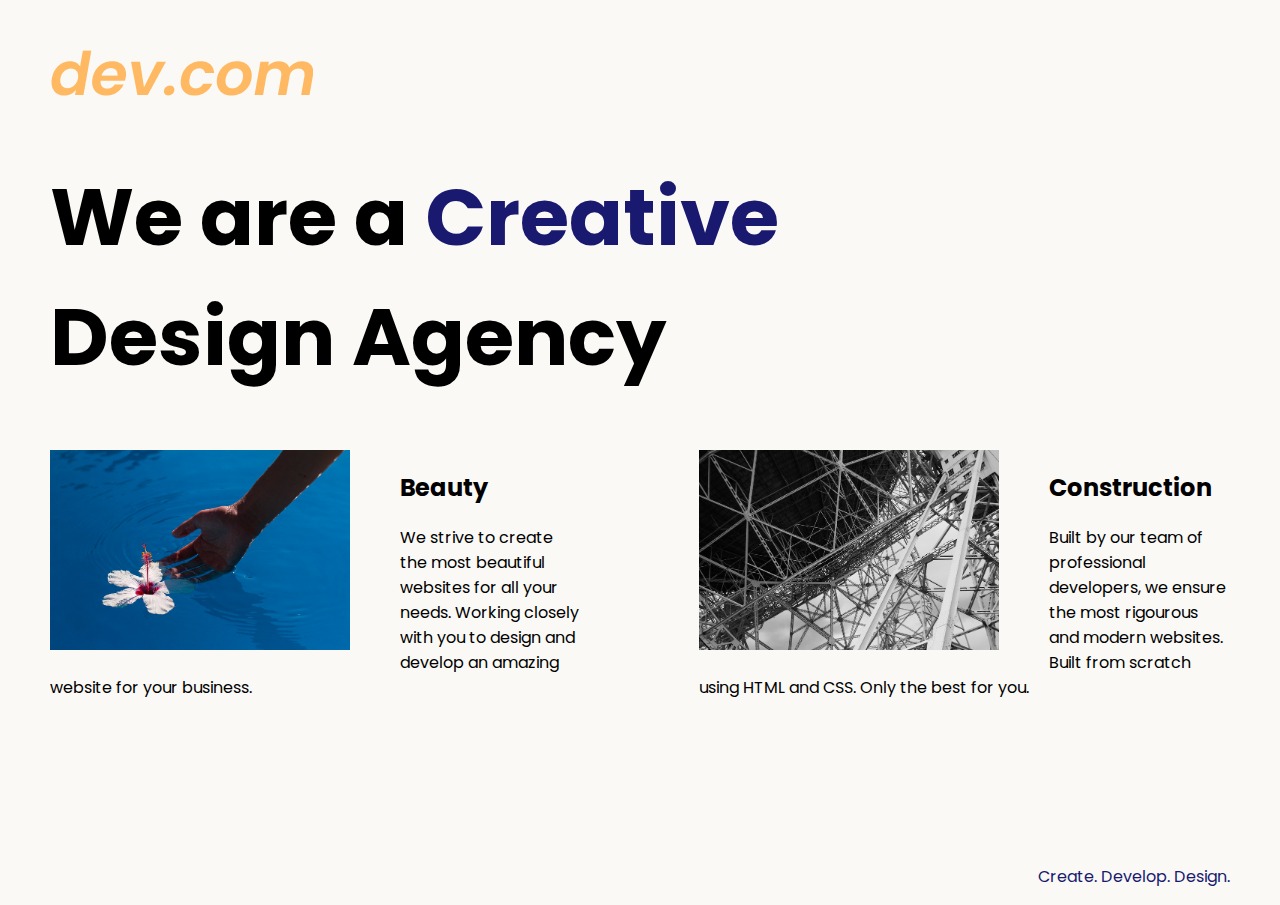
<file: Saed Portfolio/Agency/index.html>
<!DOCTYPE html>
<html lang="en">
  <head>
    <meta charset="UTF-8" />
    <meta name="viewport" content="width=device-width, initial-scale=1.0" />
    <title>Agency</title>
    <link rel="stylesheet" href="./style.css" />
    <link rel="preconnect" href="https://fonts.googleapis.com" />
    <link rel="preconnect" href="https://fonts.gstatic.com" crossorigin />
    <link
      href="https://fonts.googleapis.com/css2?family=Poppins:wght@400;700&display=swap"
      rel="stylesheet"
    />
  </head>

  <body>
    <div class="main">
      <img class="logo" src="./assets/images/logo.png" alt="logo" />
      <h1>
        We are a <span class="creative">Creative</span> <br />Design Agency
      </h1>
      <div class="left card">
        <img
          class="tile-image"
          src="./assets/images/beautiful.jpg"
          alt="hand and flower in water"
        />
        <h2 class="card-title">Beauty</h2>
        <p class="card-text">
          We strive to create the most beautiful websites for all your needs.
          Working closely with you to design and develop an amazing website for
          your business.
        </p>
      </div>

      <div class="right card">
        <img
          class="tile-image"
          src="./assets/images/construction.jpg"
          alt="metal structure"
        />
        <h2 class="card-title">Construction</h2>
        <p>
          Built by our team of professional developers, we ensure the most
          rigourous and modern websites. Built from scratch using HTML and CSS.
          Only the best for you.
        </p>
      </div>
    </div>
    <footer>
      <p>Create. Develop. Design.</p>
    </footer>
  </body>
</html>
</file>
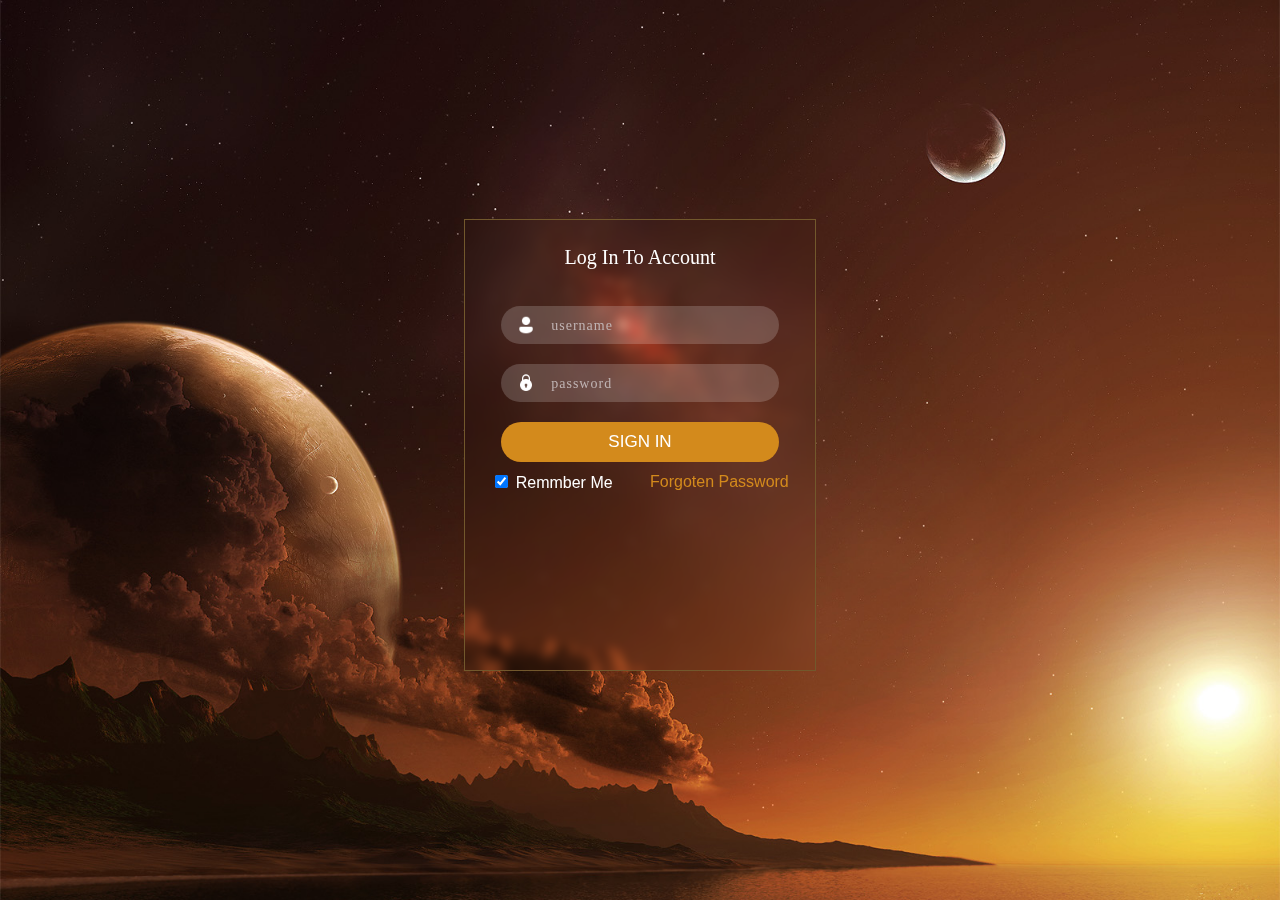
<file: Saed Portfolio/amazing login form/index.html>
<!DOCTYPE html>
<html lang="en">
<head>
    <meta charset="UTF-8">
    <meta name="viewport" content="width=device-width, initial-scale=1.0">
    <title>Amazing Login Form</title>
    <link rel="stylesheet" href="style.css">

</head>
<body>
    <div class="form">
        <h4>
            Log In To Account
        </h4>
        <div class="login">
            <input type="text" placeholder="username">
            <input type="password" placeholder="password">
            <button>Sign In</button>
        </div>
        <div class="suggests">
            <div class="rememeber">
                <input type="checkbox" checked>
                <span>Remmber Me</span>
            </div>
            <div class="forgot">
                <span>Forgoten Password</span>
            </div>
        </div>
    </div>
</body>
</html>
</file>
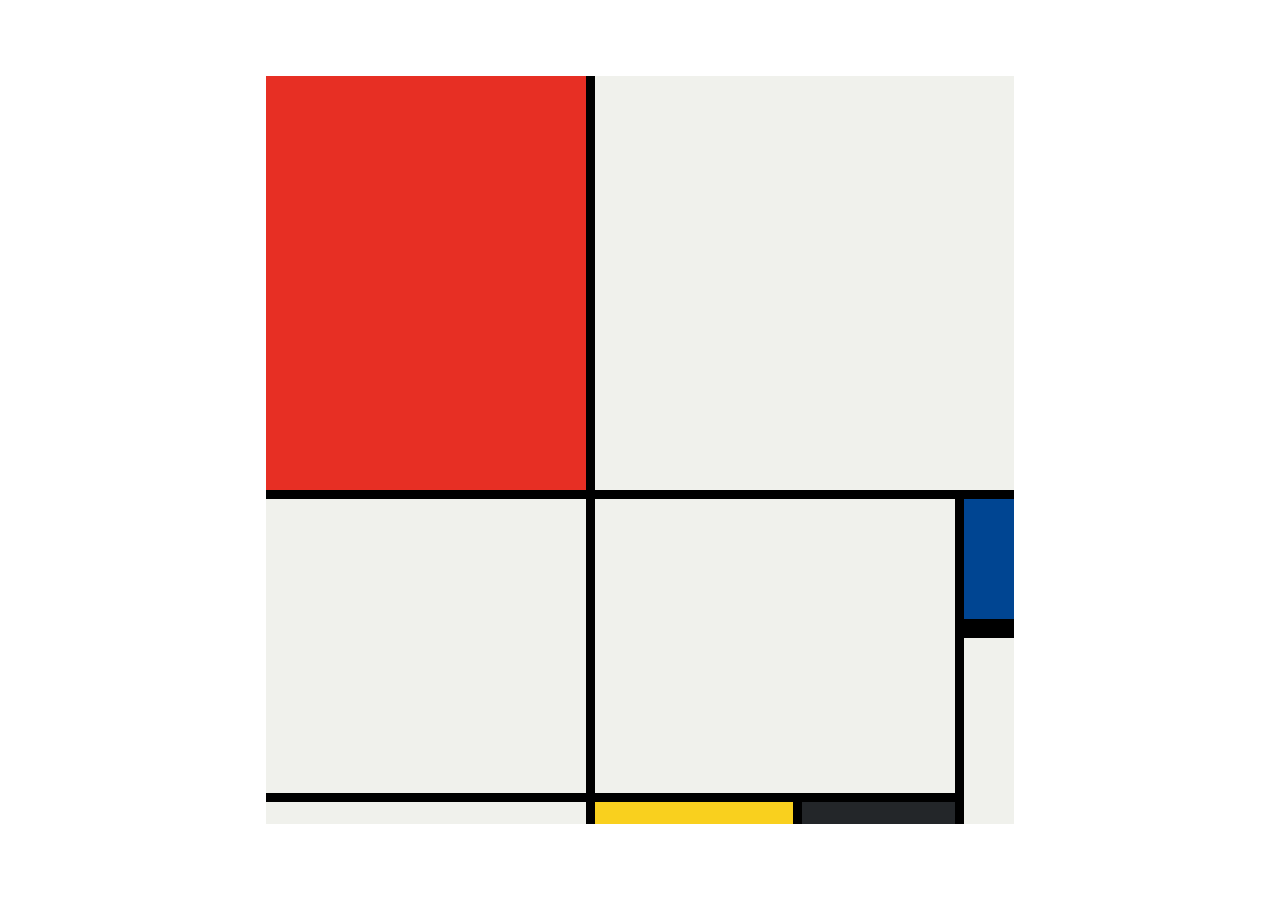
<file: Saed Portfolio/Mondrian Project/index.html>
<!DOCTYPE html>
<html lang="en">
  <head>
    <meta charset="UTF-8" />
    <meta name="viewport" content="width=device-width, initial-scale=1.0" />
    <title>Mondrian Project</title>
    <style>
      /* 
    Write your CSS here 
    Line Colour: #000
    White: #F0F1EC
    Red: #E72F24
    Black: #232629
    Blue: #004592
    Yellow: #F9D01E
    */
      body {
        display: flex;
        justify-content: center;
        align-items: center;
        height: 100vh;
        margin: 0;
        padding: 0;
      }

      .container {
        height: 748px;
        width: 748px;
        display: grid;
        background-color: #000;
        grid-template-columns: 320px 198px 153px 50px;
        grid-template-rows: 414px 130px 155px 22px;
        gap: 9px;
      }

      .item {
        background-color: #f0f1ec;
      }

      .red {
        background-color: #e72f24;
      }

      .white1 {
        grid-column: span 3;
      }

      .white2 {
        grid-row: span 2;
      }

      .white3 {
        grid-area: 2 / 2 / 4 /4;
      }

      .blue {
        background-color: #004592;
        border-bottom: 10px solid #000;
      }

      .white4 {
        grid-row: span 2;
      }

      .yellow {
        background-color: #f9d01e;
      }

      .black {
        background-color: #232629;
      }
    </style>
  </head>

  <body>
    <!-- Write your HTML here -->

    <div class="container">
      <div class="item red"></div>
      <div class="item white1"></div>
      <div class="item white2"></div>
      <div class="item white3"></div>

      <div class="item blue"></div>
      <div class="item white4"></div>

      <div class="item"></div>
      <div class="item yellow"></div>
      <div class="item black"></div>
    </div>
  </body>
</html>
</file>
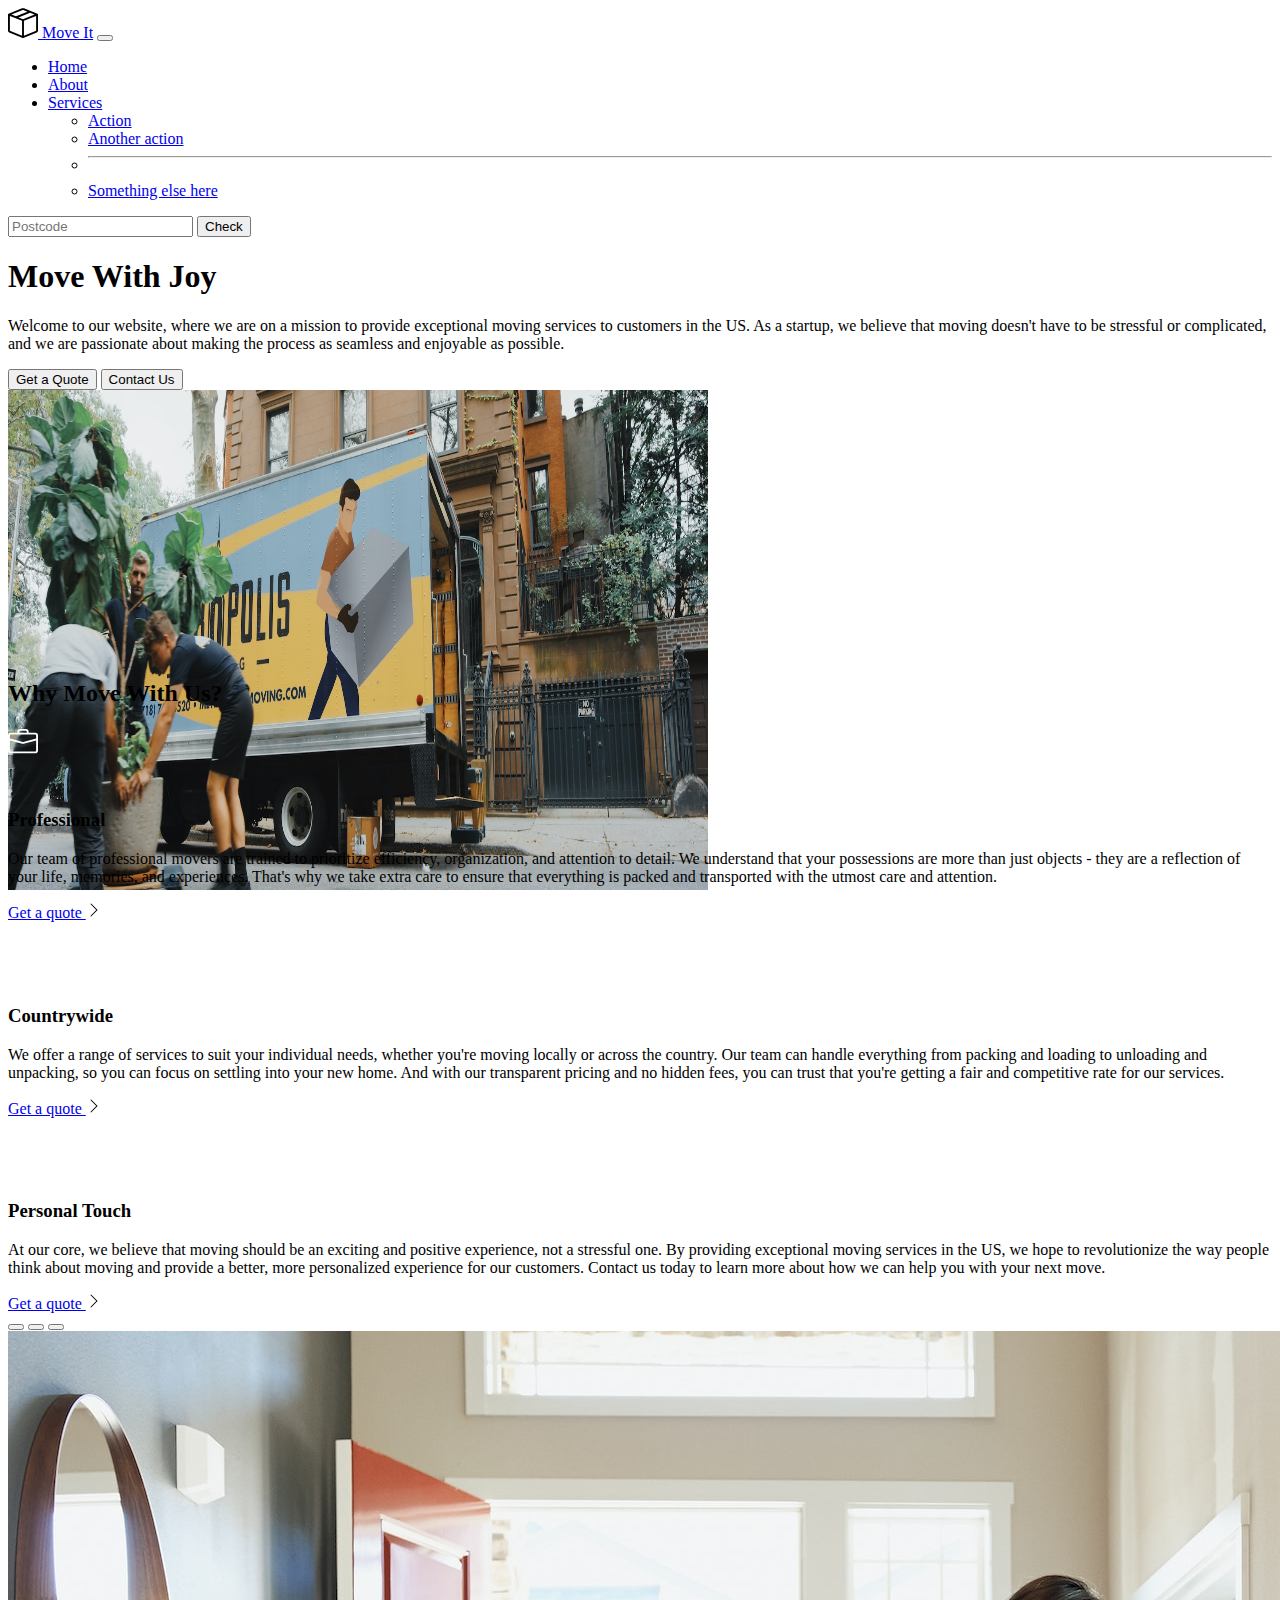
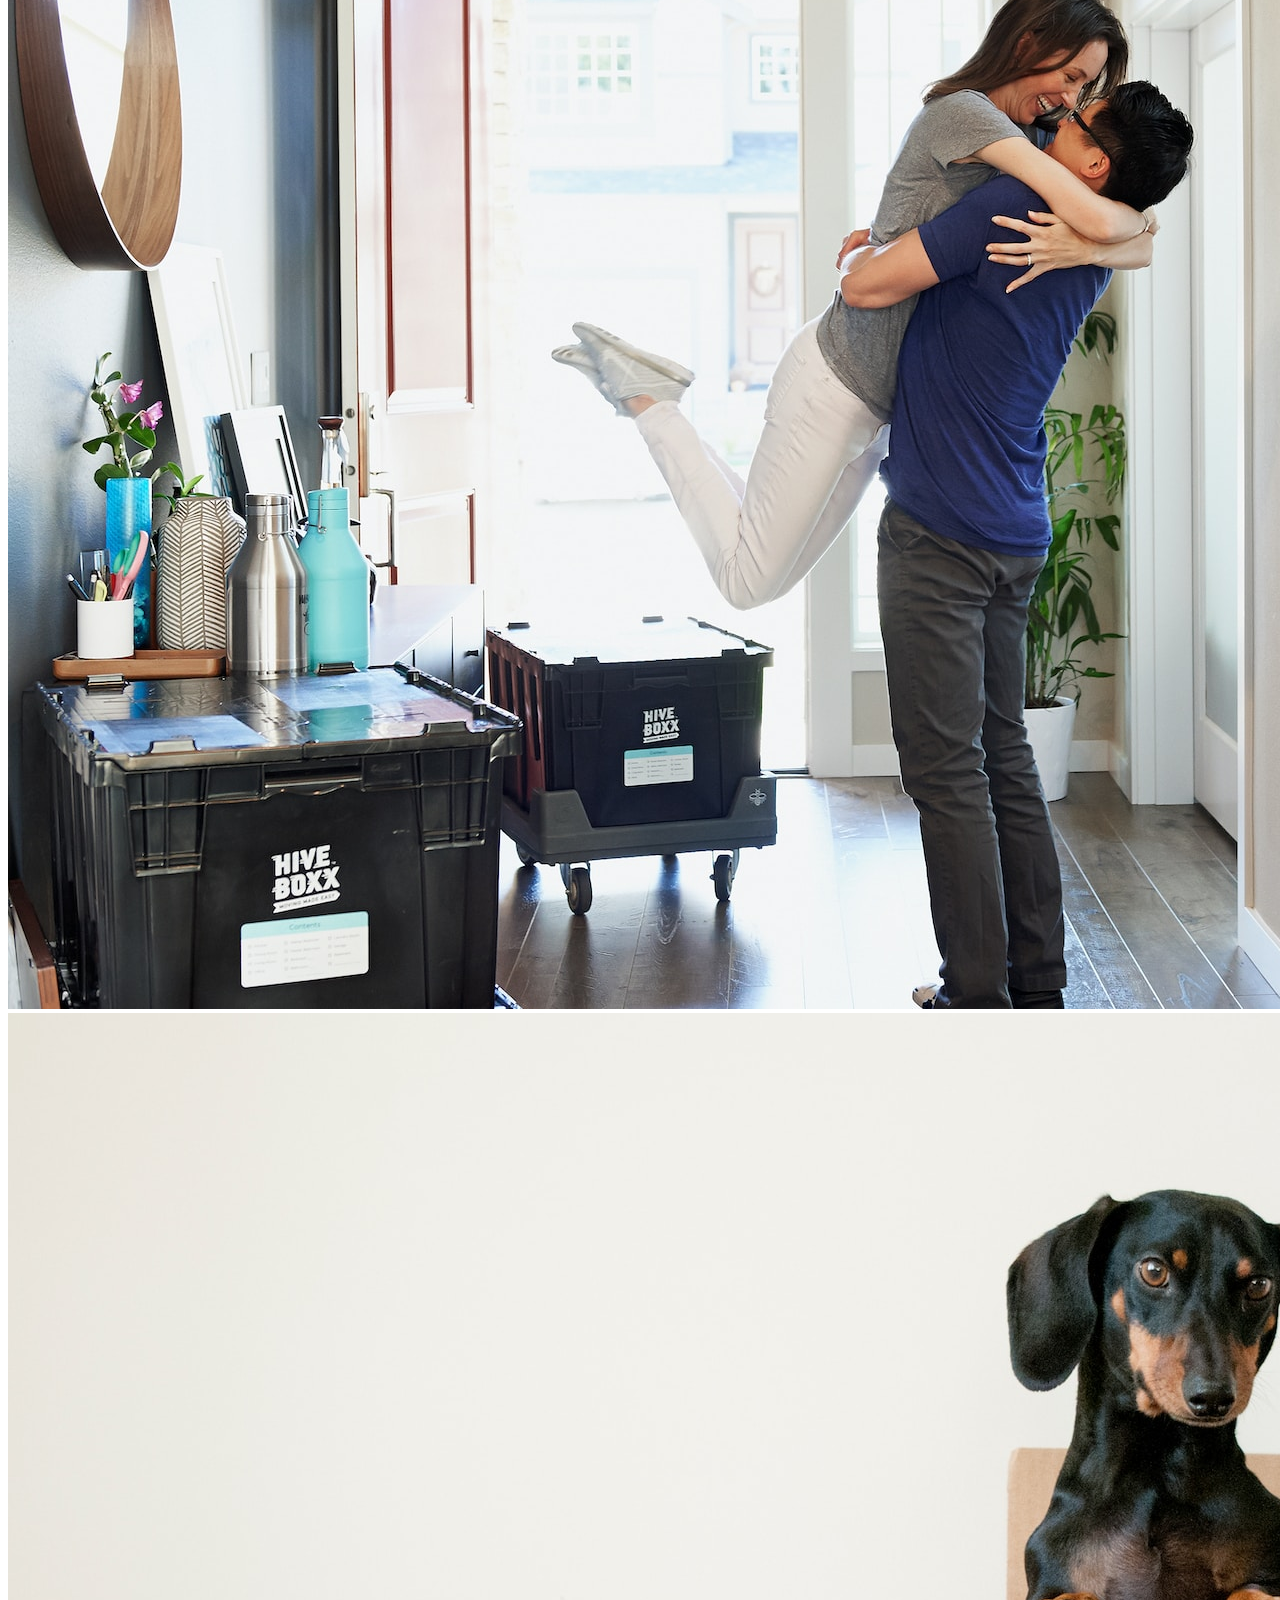
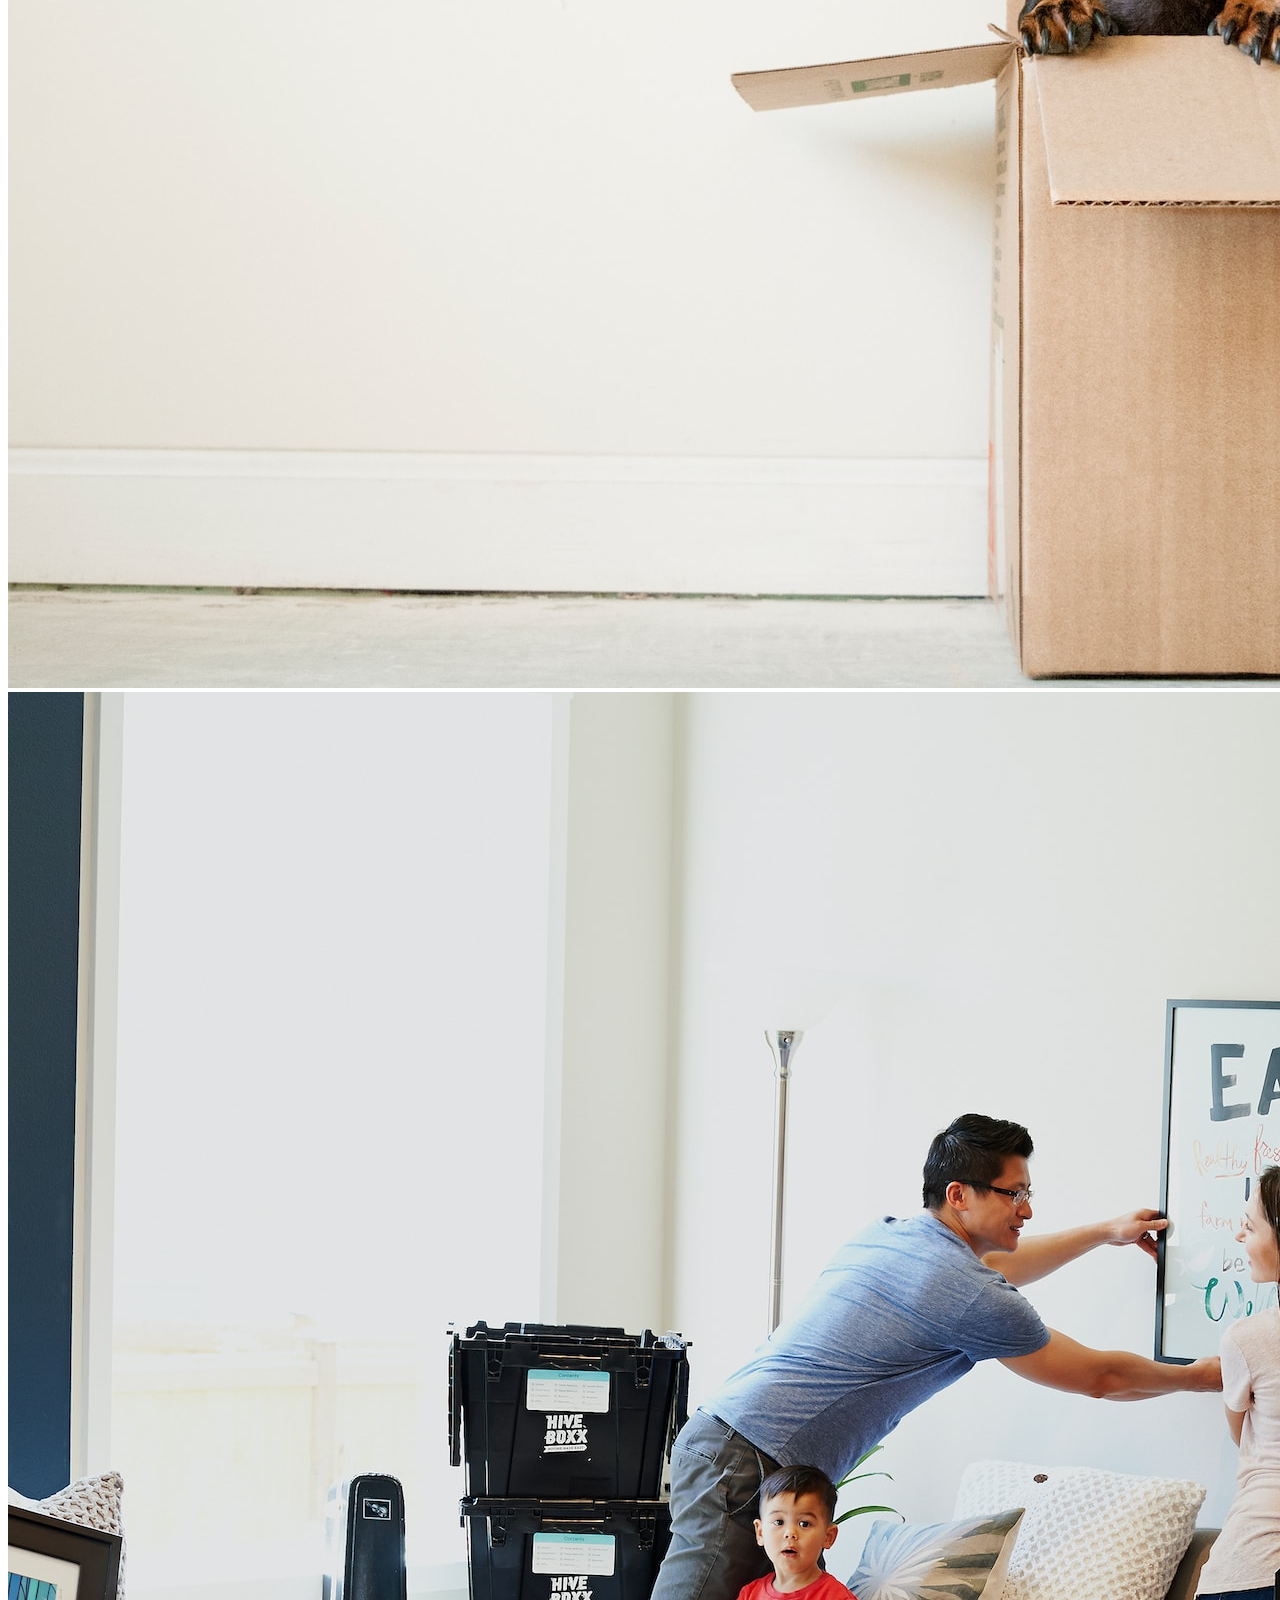
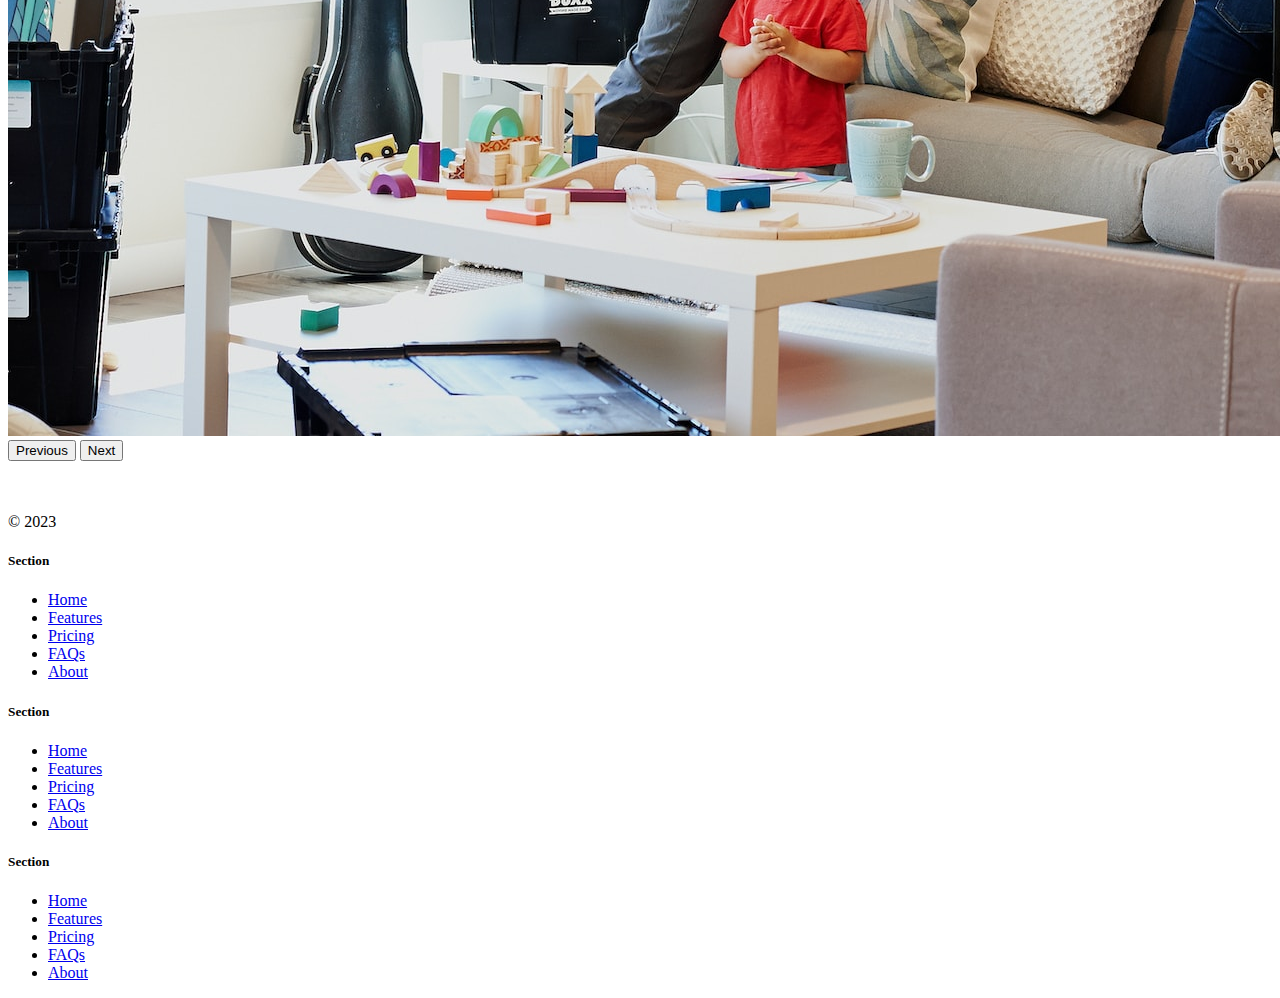
<file: Saed Portfolio/Move With Joy/index.html>
<!DOCTYPE html>
<html lang="en">
  <head>
    <meta charset="UTF-8" />
    <meta name="viewport" content="width=device-width, initial-scale=1.0" />
    <title>Bootstrap Components</title>
    <link
      href="https://cdn.jsdelivr.net/npm/bootstrap@5.3.0-alpha2/dist/css/bootstrap.min.css"
      rel="stylesheet"
      integrity="sha384-aFq/bzH65dt+w6FI2ooMVUpc+21e0SRygnTpmBvdBgSdnuTN7QbdgL+OapgHtvPp"
      crossorigin="anonymous"
    />
    <style>
      .feature-icon {
        width: 4rem;
        height: 4rem;
        border-radius: 0.75rem;
      }
    </style>
  </head>

  <body>
    <nav class="navbar navbar-expand-lg bg-body-tertiary">
      <div class="container-fluid">
        <a class="navbar-brand" href="#"
          ><img src="./box-seam.svg" alt="moveit brand icon" height="30" /> Move
          It</a
        >
        <button
          class="navbar-toggler"
          type="button"
          data-bs-toggle="collapse"
          data-bs-target="#navbarSupportedContent"
          aria-controls="navbarSupportedContent"
          aria-expanded="false"
          aria-label="Toggle navigation"
        >
          <span class="navbar-toggler-icon"></span>
        </button>
        <div class="collapse navbar-collapse" id="navbarSupportedContent">
          <ul class="navbar-nav me-auto mb-2 mb-lg-0">
            <li class="nav-item">
              <a class="nav-link active" aria-current="page" href="#">Home</a>
            </li>
            <li class="nav-item">
              <a class="nav-link" href="#">About</a>
            </li>
            <li class="nav-item dropdown">
              <a
                class="nav-link dropdown-toggle"
                href="#"
                role="button"
                data-bs-toggle="dropdown"
                aria-expanded="false"
              >
                Services
              </a>
              <ul class="dropdown-menu">
                <li><a class="dropdown-item" href="#">Action</a></li>
                <li><a class="dropdown-item" href="#">Another action</a></li>
                <li>
                  <hr class="dropdown-divider" />
                </li>
                <li>
                  <a class="dropdown-item" href="#">Something else here</a>
                </li>
              </ul>
            </li>
          </ul>
          <form class="d-flex" role="search">
            <input
              class="form-control me-2"
              type="search"
              placeholder="Postcode"
              aria-label="Search"
            />
            <button class="btn btn-outline-success" type="submit">Check</button>
          </form>
        </div>
      </div>
    </nav>

    <div class="px-4 pt-5 my-5 text-center border-bottom">
      <h1 class="display-4 fw-bold text-body-emphasis">Move With Joy</h1>
      <div class="col-lg-6 mx-auto">
        <p class="lead mb-4">
          Welcome to our website, where we are on a mission to provide
          exceptional moving services to customers in the US. As a startup, we
          believe that moving doesn't have to be stressful or complicated, and
          we are passionate about making the process as seamless and enjoyable
          as possible.
        </p>
        <div class="d-grid gap-2 d-sm-flex justify-content-sm-center mb-5">
          <button type="button" class="btn btn-primary btn-lg px-4 me-sm-3">
            Get a Quote
          </button>
          <button type="button" class="btn btn-outline-secondary btn-lg px-4">
            Contact Us
          </button>
        </div>
      </div>
      <div class="overflow-hidden" style="max-height: 30vh">
        <div class="container px-5">
          <img
            src="./moving-van.jpg"
            class="img-fluid border rounded-3 shadow-lg mb-4"
            alt="Example image"
            width="700"
            height="500"
            loading="lazy"
          />
        </div>
      </div>
    </div>

    <div class="container px-4 py-5" id="featured-3">
      <h2 class="pb-2 border-bottom">Why Move With Us?</h2>
      <div class="row g-4 py-5 row-cols-1 row-cols-lg-3">
        <div class="feature col">
          <div
            class="feature-icon d-inline-flex align-items-center justify-content-center text-bg-primary bg-gradient fs-2 mb-3"
          >
            <img src="./briefcase.svg" alt="briefcase" height="30" />
          </div>
          <h3 class="fs-2">Professional</h3>
          <p>
            Our team of professional movers are trained to prioritize
            efficiency, organization, and attention to detail. We understand
            that your possessions are more than just objects - they are a
            reflection of your life, memories, and experiences. That's why we
            take extra care to ensure that everything is packed and transported
            with the utmost care and attention.
          </p>
          <a href="#" class="icon-link">
            Get a quote
            <img src="./chevron-right.svg" alt="chevron-right" />
          </a>
        </div>
        <div class="feature col">
          <div
            class="feature-icon d-inline-flex align-items-center justify-content-center text-bg-primary bg-gradient fs-2 mb-3"
          >
            <img src="./bus-front.svg" alt="bus-front" height="30" />
          </div>
          <h3 class="fs-2">Countrywide</h3>
          <p>
            We offer a range of services to suit your individual needs, whether
            you're moving locally or across the country. Our team can handle
            everything from packing and loading to unloading and unpacking, so
            you can focus on settling into your new home. And with our
            transparent pricing and no hidden fees, you can trust that you're
            getting a fair and competitive rate for our services.
          </p>
          <a href="#" class="icon-link">
            Get a quote
            <img src="./chevron-right.svg" alt="chevron-right" />
          </a>
        </div>
        <div class="feature col">
          <div
            class="feature-icon d-inline-flex align-items-center justify-content-center text-bg-primary bg-gradient fs-2 mb-3"
          >
            <img
              src="./chat-square-heart.svg"
              alt="chat-square-heart"
              height="30"
            />
          </div>
          <h3 class="fs-2">Personal Touch</h3>
          <p>
            At our core, we believe that moving should be an exciting and
            positive experience, not a stressful one. By providing exceptional
            moving services in the US, we hope to revolutionize the way people
            think about moving and provide a better, more personalized
            experience for our customers. Contact us today to learn more about
            how we can help you with your next move.
          </p>
          <a href="#" class="icon-link">
            Get a quote
            <img src="./chevron-right.svg" alt="chevron-right" />
          </a>
        </div>
      </div>
    </div>
    <div class="container">
      <div id="carouselExampleIndicators" class="carousel slide">
        <div class="carousel-indicators">
          <button
            type="button"
            data-bs-target="#carouselExampleIndicators"
            data-bs-slide-to="0"
            class="active"
            aria-current="true"
            aria-label="Slide 1"
          ></button>
          <button
            type="button"
            data-bs-target="#carouselExampleIndicators"
            data-bs-slide-to="1"
            aria-label="Slide 2"
          ></button>
          <button
            type="button"
            data-bs-target="#carouselExampleIndicators"
            data-bs-slide-to="2"
            aria-label="Slide 3"
          ></button>
        </div>
        <div class="carousel-inner">
          <div class="carousel-item active">
            <img src="./couple.jpg" class="d-block w-100" alt="couple" />
          </div>
          <div class="carousel-item">
            <img src="./dog.jpg" class="d-block w-100" alt="dog" />
          </div>
          <div class="carousel-item">
            <img src="./family.jpg" class="d-block w-100" alt="family" />
          </div>
        </div>
        <button
          class="carousel-control-prev"
          type="button"
          data-bs-target="#carouselExampleIndicators"
          data-bs-slide="prev"
        >
          <span class="carousel-control-prev-icon" aria-hidden="true"></span>
          <span class="visually-hidden">Previous</span>
        </button>
        <button
          class="carousel-control-next"
          type="button"
          data-bs-target="#carouselExampleIndicators"
          data-bs-slide="next"
        >
          <span class="carousel-control-next-icon" aria-hidden="true"></span>
          <span class="visually-hidden">Next</span>
        </button>
      </div>
    </div>

    <div class="container">
      <footer
        class="row row-cols-1 row-cols-sm-2 row-cols-md-5 py-5 my-5 border-top"
      >
        <div class="col mb-3">
          <a
            href="/"
            class="d-flex align-items-center mb-3 link-body-emphasis text-decoration-none"
          >
            <svg class="bi me-2" width="40" height="32">
              <use xlink:href="#bootstrap"></use>
            </svg>
          </a>
          <p class="text-body-secondary">© 2023</p>
        </div>

        <div class="col mb-3"></div>

        <div class="col mb-3">
          <h5>Section</h5>
          <ul class="nav flex-column">
            <li class="nav-item mb-2">
              <a href="#" class="nav-link p-0 text-body-secondary">Home</a>
            </li>
            <li class="nav-item mb-2">
              <a href="#" class="nav-link p-0 text-body-secondary">Features</a>
            </li>
            <li class="nav-item mb-2">
              <a href="#" class="nav-link p-0 text-body-secondary">Pricing</a>
            </li>
            <li class="nav-item mb-2">
              <a href="#" class="nav-link p-0 text-body-secondary">FAQs</a>
            </li>
            <li class="nav-item mb-2">
              <a href="#" class="nav-link p-0 text-body-secondary">About</a>
            </li>
          </ul>
        </div>

        <div class="col mb-3">
          <h5>Section</h5>
          <ul class="nav flex-column">
            <li class="nav-item mb-2">
              <a href="#" class="nav-link p-0 text-body-secondary">Home</a>
            </li>
            <li class="nav-item mb-2">
              <a href="#" class="nav-link p-0 text-body-secondary">Features</a>
            </li>
            <li class="nav-item mb-2">
              <a href="#" class="nav-link p-0 text-body-secondary">Pricing</a>
            </li>
            <li class="nav-item mb-2">
              <a href="#" class="nav-link p-0 text-body-secondary">FAQs</a>
            </li>
            <li class="nav-item mb-2">
              <a href="#" class="nav-link p-0 text-body-secondary">About</a>
            </li>
          </ul>
        </div>

        <div class="col mb-3">
          <h5>Section</h5>
          <ul class="nav flex-column">
            <li class="nav-item mb-2">
              <a href="#" class="nav-link p-0 text-body-secondary">Home</a>
            </li>
            <li class="nav-item mb-2">
              <a href="#" class="nav-link p-0 text-body-secondary">Features</a>
            </li>
            <li class="nav-item mb-2">
              <a href="#" class="nav-link p-0 text-body-secondary">Pricing</a>
            </li>
            <li class="nav-item mb-2">
              <a href="#" class="nav-link p-0 text-body-secondary">FAQs</a>
            </li>
            <li class="nav-item mb-2">
              <a href="#" class="nav-link p-0 text-body-secondary">About</a>
            </li>
          </ul>
        </div>
      </footer>
    </div>
    <script
      src="https://cdn.jsdelivr.net/npm/bootstrap@5.3.0-alpha3/dist/js/bootstrap.bundle.min.js"
      integrity="sha384-ENjdO4Dr2bkBIFxQpeoTz1HIcje39Wm4jDKdf19U8gI4ddQ3GYNS7NTKfAdVQSZe"
      crossorigin="anonymous"
    ></script>
  </body>
</html>
</file>
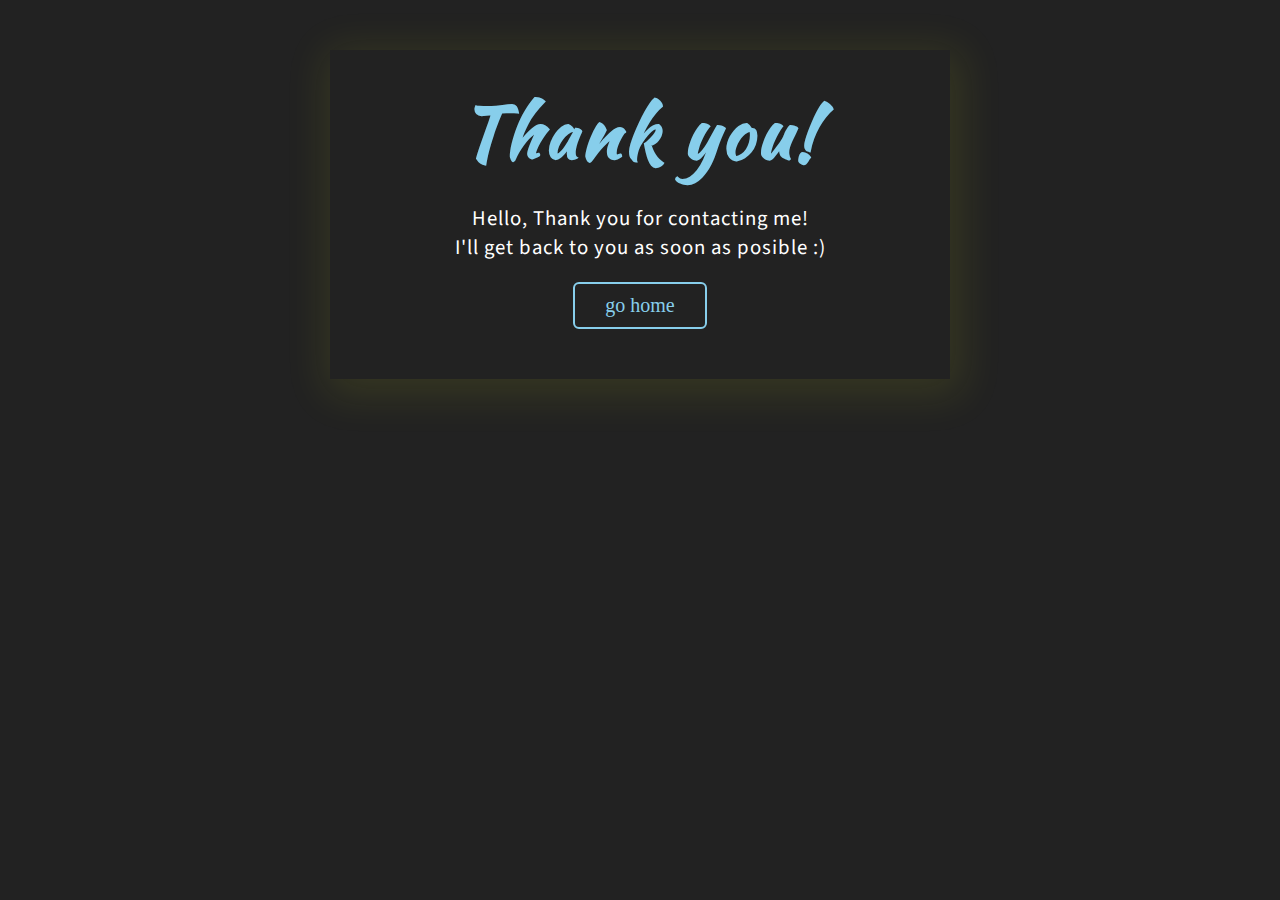
<file: Saed Portfolio/thankyou.html>
<!DOCTYPE html>
<html lang="en">
  <head>
    <meta charset="UTF-8" />
    <meta http-equiv="X-UA-Compatible" content="IE=edge" />
    <meta name="viewport" content="width=device-width, initial-scale=1.0" />
    <title>Saed - Web developer</title>
    <link rel="icon" type="image/x-icon" href="/images/favicon.png" />
    <link
      href="https://fonts.googleapis.com/css?family=Kaushan+Script|Source+Sans+Pro"
      rel="stylesheet"
    />
    <style>
      * {
        box-sizing: border-box;
        /* outline:1px solid ;*/
      }
      body {
        background: #111;
        background: linear-gradient(to bottom, #222 0%, #222 100%);
        filter: progid:DXImageTransform.Microsoft.gradient( startColorstr='#ffffff', endColorstr='#e1e8ed',GradientType=0 );
        height: 100%;
        margin: 0;
        background-repeat: no-repeat;
        background-attachment: fixed;
      }

      .wrapper-1 {
        width: 100%;
        height: 100vh;
        display: flex;
        flex-direction: column;
      }
      .wrapper-2 {
        padding: 30px;
        text-align: center;
      }
      h1 {
        font-family: "Kaushan Script", cursive;
        font-size: 4em;
        letter-spacing: 3px;
        color: skyblue;
        margin: 0;
        margin-bottom: 20px;
      }
      .wrapper-2 p {
        margin: 0;
        font-size: 1.3em;
        color: #fff;
        font-family: "Source Sans Pro", sans-serif;
        letter-spacing: 1px;
      }
      a {
        text-decoration: none;
      }
      .go-home {
        display: inline-block;
        background: none;
        color: skyblue;
        font-size: 20px;
        font-weight: 500;
        padding: 10px 30px;
        margin-top: 20px;
        border-radius: 6px;
        border: 2px solid skyblue;
        transition: all 0.3s ease;
      }
      .go-home:hover {
        color: #fff;
        background: skyblue;
      }

      @media (min-width: 360px) {
        h1 {
          font-size: 4.5em;
        }
        .go-home {
          margin-bottom: 20px;
        }
      }

      @media (min-width: 600px) {
        .content {
          max-width: 1000px;
          margin: 0 auto;
        }
        .wrapper-1 {
          height: initial;
          max-width: 620px;
          margin: 0 auto;
          margin-top: 50px;
          box-shadow: 4px 8px 40px 8px rgba(238, 241, 30, 0.1);
        }
      }
    </style>
  </head>
  <body>
    <div class="content">
      <div class="wrapper-1">
        <div class="wrapper-2">
          <i class="fa fa-party" id="checkmark"></i>
          <h1>Thank you!</h1>
          <p>
            Hello, Thank you for contacting me! <br />
            I'll get back to you as soon as posible :)
          </p>
          <a class="go-home" href="https://vercel.com/dashboard"> go home </a>
        </div>
      </div>
    </div>
  </body>
</html>
</file>
<file: Saed Portfolio/Agency/style.css>
body {
  font-family: "Poppins", sans-serif;
  margin: 50px 50px 0 50px;
  background-color: #faf9f6;
  display: flex;
  flex-direction: column;
  min-height: 95vh;
}
.main {
  flex: 1;
}

h1 {
  font-size: 5rem;
}

footer {
  text-align: right;
  color: midnightblue;
}

.tile-image {
  height: 200px;
  float: left;
  margin-right: 50px;
}

.card {
  width: 45%;
}

.left {
  float: left;
}

.right {
  float: right;
}

.creative {
  color: midnightblue;
}

@media (max-width: 680px) {
  .logo {
    width: 100px;
  }

  h1 {
    font-size: 3.5rem;
    text-align: center;
  }

  .card {
    width: 100%;
    display: block;
    margin-bottom: 30px;
    text-align: justify;
  }

  .card img {
    margin-bottom: 10px;
    width: 100%;
    display: inline;
    object-fit: cover;
  }
}
</file>
<file: Saed Portfolio/amazing login form/style.css>
body{
background-image: url(bg.jpg);
background-size: cover;
background-repeat: no-repeat;
justify-content: center;
align-items: center;
display: flex;
height: 97vh;

}
.form{
    width: 350px;
    height: 450px;
    display: flex;
    flex-direction: column;
    backdrop-filter: blur(5px);
    border: 1px solid #72582c;
    align-items: center;
}
.form h4{
    font-family: poppins;
    font-size: 20px;
    font-weight: 300;
    color: #fff;
}
.form .login{
    display: flex;
    flex-direction: column;
    width: 85%;
}
.login input, button{
    margin: 10px;
    padding: 10px 15px;
    border: none;
    outline: none;
    border-radius: 60px;
    font-size: 16px;
}
.login input{
    background-color: #ffffff2e;
    color: #fff;
    font-family: poppins;
    letter-spacing: 1px;
    text-indent: 35px;
    background-image: url(user.png);
    background-repeat: no-repeat;
    background-size: 20px;
    background-position: 15px;
}
.login input:nth-child(2){
    background-image: url(lock.png);
}
.login input::placeholder{
    font-size: 14px;
    color: #c0b4b4;
}
.login button{
    background-color: #d38a1c;
    color: #fff;
    font-size: 17px;
    font-family: 'Gill Sans', 'Gill Sans MT', Calibri, 'Trebuchet MS', sans-serif;
    text-transform: uppercase;
    cursor: pointer;
}
.suggests{
    width: 85%;
    display: flex;
    align-items: center;
    justify-content: space-between;
    font-family: 'Gill Sans', 'Gill Sans MT', Calibri, 'Trebuchet MS', sans-serif;
    color: #fff;
}
.suggests .forgot{
    color: #d38a1c;
    cursor: pointer;
}
</file>
